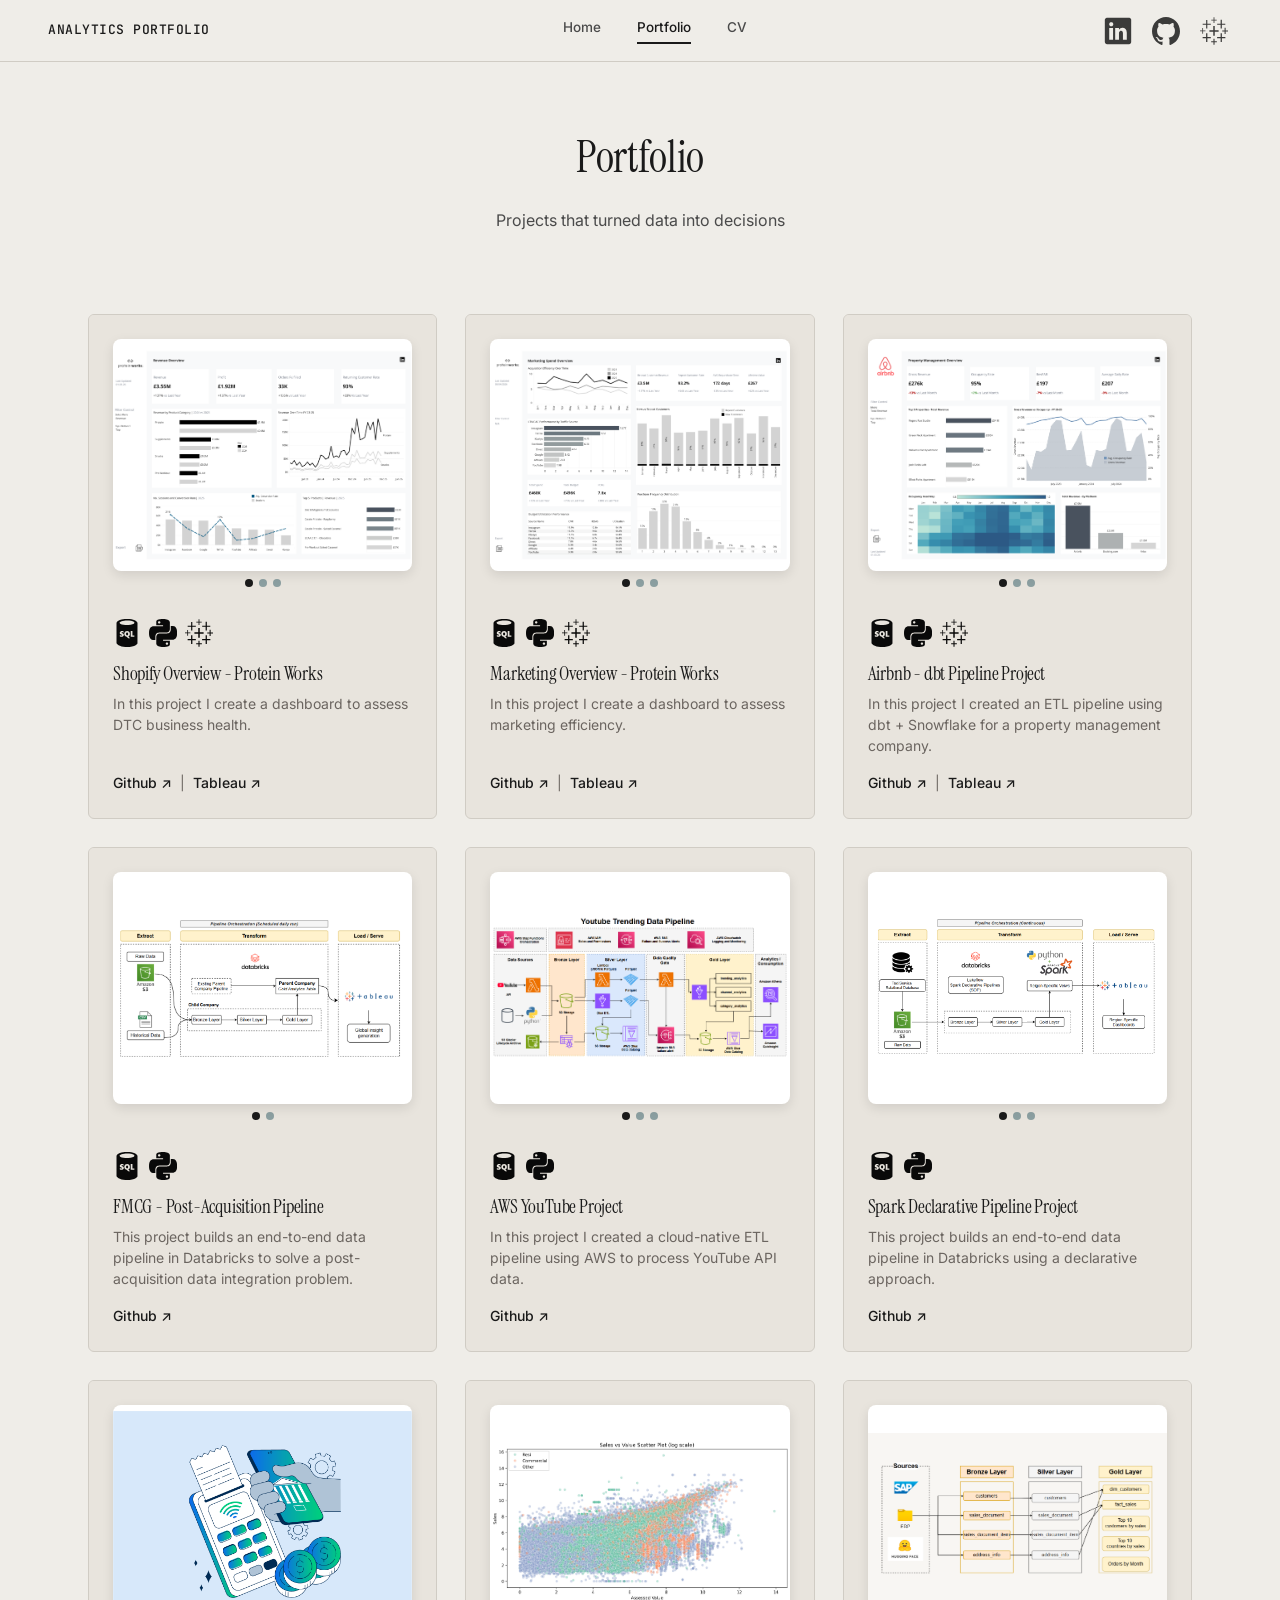
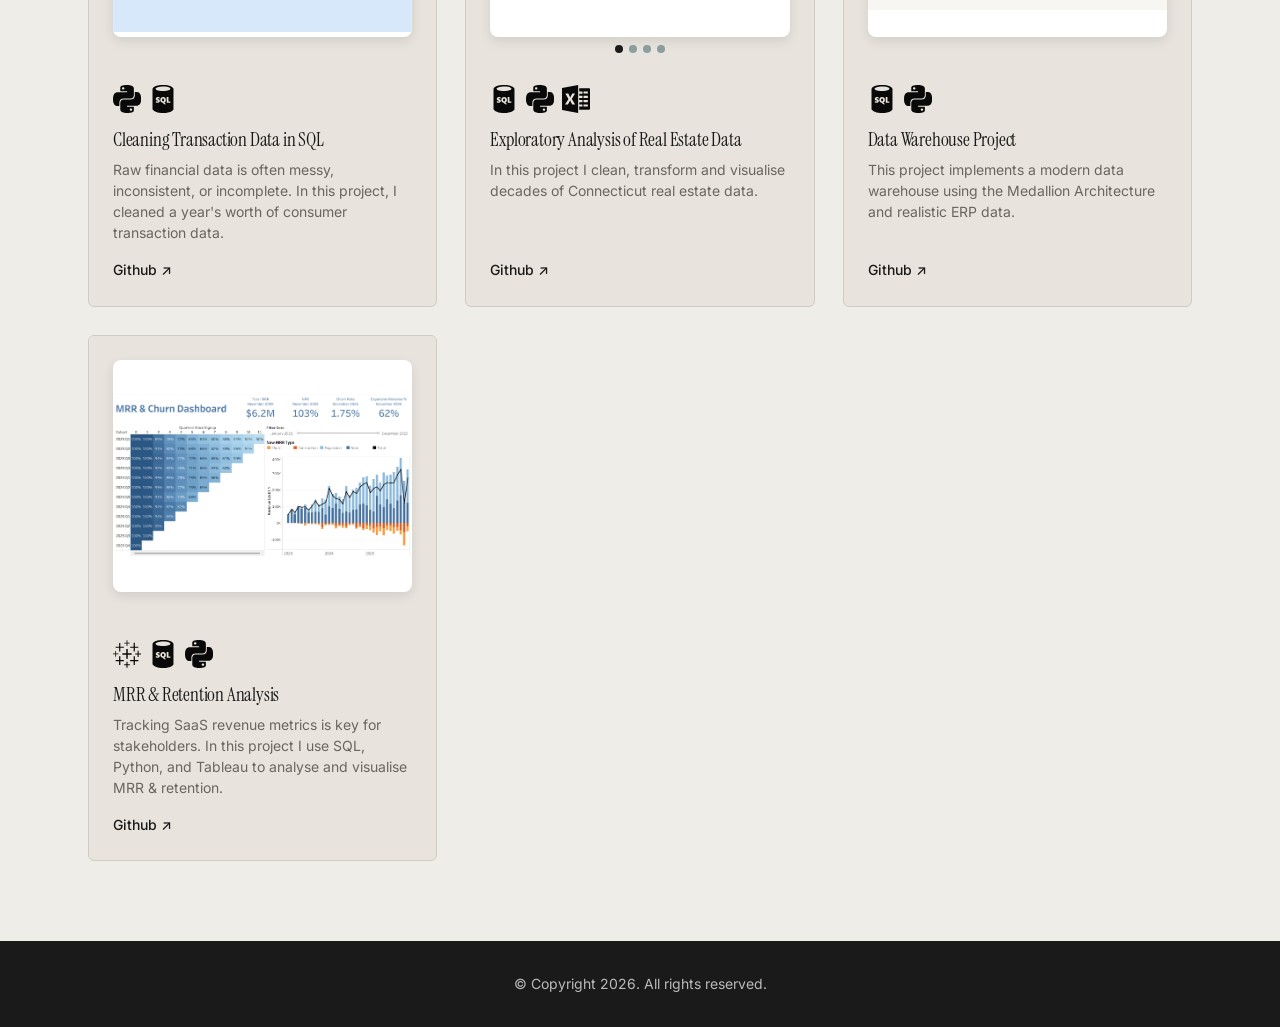
<file: portfolio.html>
<!DOCTYPE html>
<html lang="en">
<head>
    <!-- Google tag (gtag.js) - Dev -->
    <script async src="https://www.googletagmanager.com/gtag/js?id=G-F4G6LH6RDJ"></script>
    <script>
      window.dataLayer = window.dataLayer || [];
      function gtag(){dataLayer.push(arguments);}
      gtag('js', new Date());

      gtag('config', 'G-F4G6LH6RDJ');
    </script>

    <meta charset="UTF-8">
    <meta name="viewport" content="width=device-width, initial-scale=1.0">

    <!-- SEO: Title & Description -->
    <title>Geoffrey Rwamakuba - Portfolio</title>
    <meta name="description" content="Data portfolio.">

    <!-- SEO: Open Graph (LinkedIn/Facebook) -->
    <meta property="og:title" content="Portfolio | Geoffrey Rwamakuba">
    <meta property="og:description" content="Data engineering and analytics projects by Geoffrey Rwamakuba.">
    <meta property="og:image" content="assets/images/og-image.png">
    <meta property="og:type" content="website">

    <!-- SEO: Twitter Card -->
    <meta name="twitter:card" content="summary_large_image">
    <meta name="twitter:title" content="Portfolio | Geoffrey Rwamakuba">
    <meta name="twitter:description" content="Data portfolio.">
    <meta name="twitter:image" content="assets/images/og-image.png">

    <!-- Favicon -->
    <link rel="icon" type="image/png" href="">
    <link rel="apple-touch-icon" href="">

    <!-- Fonts & Styles -->
    <link rel="preconnect" href="https://fonts.googleapis.com">
    <link rel="preconnect" href="https://fonts.gstatic.com" crossorigin>
    <link href="https://fonts.googleapis.com/css2?family=Inter:wght@400;500;600;700&display=swap" rel="stylesheet">
    <!-- Amanimulira-style display serif + mono (feature/new-website) — must match index.html -->
    <link href="https://fonts.googleapis.com/css2?family=Instrument+Serif:ital@0;1&family=JetBrains+Mono:wght@400;500&display=swap" rel="stylesheet">
    <link rel="stylesheet" href="styles.css">
</head>
<body>
    <!-- Skip to main content (accessibility) -->
    <a href="#main" class="skip-link">Skip to content</a>

    <!-- Page Container -->
    <div class="page-container">

        <!-- NAVIGATION -->
        <nav class="nav">
            <div class="nav-container">
                <a href="index.html" class="nav-logo">
                    <!-- <img src="assets/brand/logo.svg" alt="Logo" class="nav-logo-icon"> -->
                    <span class="nav-logo-text">Analytics Portfolio</span>
                </a>
                <!-- Hamburger button (hidden on desktop, shown on mobile) -->
                <button class="nav-hamburger" id="navHamburger" aria-label="Toggle menu" aria-expanded="false">
                    <span class="hamburger-line"></span>
                    <span class="hamburger-line"></span>
                    <span class="hamburger-line"></span>
                </button>
                <div class="nav-links">
                    <a href="index.html" class="nav-link">Home</a>
                    <a href="portfolio.html" class="nav-link active">Portfolio</a>
                    <!-- <a href="index.html#testimonials" class="nav-link">Testimonials</a>
                    <a href="resources.html" class="nav-link">Resources</a> -->
                    <!-- Contact removed with the Get In Touch section (feature/new-website) -->
                    <a href="assets/docs/cv.pdf" class="nav-link" target="_blank" rel="noopener noreferrer">CV</a>
                </div>
                <div class="nav-social">
                    <a href="https://www.linkedin.com/in/geoffrey-rwamakuba-0442b8241/" class="social-icon" target="_blank" rel="noopener noreferrer" aria-label="LinkedIn">
                        <img src="assets/icons/social/original/linkedin.svg" alt="LinkedIn">
                    </a>
                    <a href="https://github.com/geoffreyrwamakuba-rgb" class="social-icon" target="_blank" rel="noopener noreferrer" aria-label="GitHub">
                        <img src="assets/icons/social/original/github.svg" alt="GitHub">
                    </a>
                    <a href="https://public.tableau.com/app/profile/geoffrey.rwamakuba/vizzes" class="social-icon" target="_blank" rel="noopener noreferrer" aria-label="Tableau Public">
                        <img src="assets/icons/social/original/tableau.svg" alt="Tableau Public">
                    </a>
                </div>
            </div>
        </nav>

        <!-- PAGE HEADER -->
        <section class="page-header" id="main">
            <h1 class="page-title">Portfolio</h1>
            <p class="page-subtitle">Projects that turned data into decisions</p>
        </section>

        <!-- FILTERS -->
        <!-- <section class="filters-section">
            <div class="filters-container">
                <div class="filter-group">
                    <select class="filter-select" id="industryFilter" onchange="filterProjects()">
                        <option value="all">All Industries</option>
                    </select>
                </div>
                <div class="filter-group">
                    <select class="filter-select" id="categoryFilter" onchange="filterProjects()">
                        <option value="all">All Categories</option>
                    </select>
                </div>
                <div class="filter-group">
                    <select class="filter-select" id="projectTypeFilter" onchange="filterProjects()">
                        <option value="all">All Project Types</option>
                    </select>
                </div>
                <button class="reset-btn" onclick="resetFilters()">Reset</button>
            </div>
        </section> -->

        <!-- PORTFOLIO GRID -->
        <section class="portfolio-grid-section">
            <div class="portfolio-grid" id="portfolioGrid">
                <!-- Projects loaded dynamically from data/portfolio.json -->
            </div>
        </section>

        <!-- FOOTER -->
        <footer class="footer">
            <div class="footer-container">
                <p class="footer-copyright"><span class="copyright-main">&copy; Copyright 2026.</span> <span class="copyright-rights">All rights reserved.</span></p>
            </div>
        </footer>

    </div>

    <!-- Lightbox Overlay -->
    <div class="lightbox-overlay" id="lightbox" onclick="closeLightbox()">
        <span class="lightbox-close">&times;</span>
        <div class="lightbox-content" onclick="event.stopPropagation()">
            Full-size dashboard preview
        </div>
    </div>

    <script>
        // =========================================
        // MOBILE NAVIGATION TOGGLE
        // =========================================
        const navHamburger = document.getElementById('navHamburger');
        const navElement = document.querySelector('.nav');

        navHamburger.addEventListener('click', function() {
            navHamburger.classList.toggle('active');
            navElement.classList.toggle('nav-open');
            const isExpanded = navHamburger.classList.contains('active');
            navHamburger.setAttribute('aria-expanded', isExpanded);
        });

        document.querySelectorAll('.nav-link').forEach(link => {
            link.addEventListener('click', function() {
                navHamburger.classList.remove('active');
                navElement.classList.remove('nav-open');
                navHamburger.setAttribute('aria-expanded', 'false');
            });
        });

        // =========================================
        // LOAD PORTFOLIO FROM JSON
        // =========================================

        function loadPortfolio() {
            fetch('data/portfolio.json')
                .then(response => response.json())
                .then(projects => renderPortfolio(projects))
                .catch(error => console.error('Error loading portfolio:', error));
        }

        function renderPortfolio(projects) {
            const grid = document.getElementById('portfolioGrid');
            grid.innerHTML = projects.map(project => createProjectCard(project)).join('');
            filterProjects(); // Initialize filters after render
        }

        function createProjectCard(project) {
            const isMultiImage = project.images.length > 1;

            // Build tools HTML
            const toolsHTML = project.tools.map(tool =>
                `<div class="portfolio-tool-icon"><img src="assets/icons/tools/teal/${tool}.svg" alt="${tool}"></div>`
            ).join('');

            // Build links HTML
            const linksHTML = Object.entries(project.links).map(([type, url], i, arr) => {
                const separator = i < arr.length - 1 ? '<span class="link-separator">|</span>' : '';
                const label = type.charAt(0).toUpperCase() + type.slice(1);
                return `<a href="${url}" target="_blank" rel="noopener noreferrer">${label} ↗</a>${separator}`;
            }).join('');

            // Build screenshot HTML (single vs multi-image)
            let screenshotHTML;
            if (isMultiImage) {
                screenshotHTML = `
                    <div class="carousel-images" data-images='${JSON.stringify(project.images)}'>
                        ${project.images.map((img, i) => `<img src="${img}" alt="${project.title}" class="${i === 0 ? 'active' : ''}">`).join('')}
                    </div>
                    <button class="carousel-arrow-left" onclick="event.stopPropagation(); carouselPrev(this)">&#8249;</button>
                    <button class="carousel-arrow-right" onclick="event.stopPropagation(); carouselNext(this)">&#8250;</button>
                    <div class="portfolio-dots">
                        ${project.images.map((_, i) => `<span class="portfolio-dot${i === 0 ? ' active' : ''}" data-index="${i}"></span>`).join('')}
                    </div>
                `;
            } else {
                screenshotHTML = `<img src="${project.images[0]}" alt="${project.title}">`;
            }

            return `
                <div class="portfolio-card" data-industry="${project.industry}" data-category="${project.category}" data-project-type="${project.projectType}">
                    <div class="portfolio-screenshot${project.isMobile ? ' mobile-screenshot' : ''}" onclick="openLightbox(this)">
                        ${screenshotHTML}
                        <span class="expand-icon">&#x2922;</span>
                    </div>
                    <div class="portfolio-card-content">
                        <div class="portfolio-tools">${toolsHTML}</div>
                        <h3 class="portfolio-card-title">${project.title}</h3>
                        <p class="portfolio-card-description">${project.description}</p>
                        <div class="portfolio-links">${linksHTML}</div>
                    </div>
                </div>
            `;
        }

        // =========================================
        // PORTFOLIO IMAGE CAROUSEL
        // =========================================

        // Event delegation for dynamically created dots
        document.getElementById('portfolioGrid').addEventListener('click', function(e) {
            if (e.target.classList.contains('portfolio-dot')) {
                e.stopPropagation();
                const container = e.target.closest('.portfolio-screenshot');
                const index = parseInt(e.target.dataset.index);
                switchCardImage(container, index);
            }
        });

        function switchCardImage(container, index) {
            const images = container.querySelectorAll('.carousel-images img');
            const dots = container.querySelectorAll('.portfolio-dot');

            images.forEach((img, i) => {
                img.classList.toggle('active', i === index);
            });
            dots.forEach((dot, i) => {
                dot.classList.toggle('active', i === index);
            });
        }

        // Arrow navigation for card carousel
        function carouselPrev(button) {
            const container = button.closest('.portfolio-screenshot');
            const images = container.querySelectorAll('.carousel-images img');
            const currentIndex = Array.from(images).findIndex(img => img.classList.contains('active'));
            const newIndex = currentIndex === 0 ? images.length - 1 : currentIndex - 1;
            switchCardImage(container, newIndex);
        }

        function carouselNext(button) {
            const container = button.closest('.portfolio-screenshot');
            const images = container.querySelectorAll('.carousel-images img');
            const currentIndex = Array.from(images).findIndex(img => img.classList.contains('active'));
            const newIndex = currentIndex === images.length - 1 ? 0 : currentIndex + 1;
            switchCardImage(container, newIndex);
        }

        // =========================================
        // MOBILE SWIPE GESTURES FOR MULTI-IMAGE CARDS
        // =========================================
        let touchStartX = 0;
        let touchEndX = 0;

        document.getElementById('portfolioGrid').addEventListener('touchstart', function(e) {
            const carouselImages = e.target.closest('.carousel-images');
            if (carouselImages) {
                touchStartX = e.changedTouches[0].screenX;
            }
        }, { passive: true });

        document.getElementById('portfolioGrid').addEventListener('touchend', function(e) {
            const carouselImages = e.target.closest('.carousel-images');
            if (carouselImages) {
                touchEndX = e.changedTouches[0].screenX;
                handleSwipe(carouselImages.closest('.portfolio-screenshot'));
            }
        }, { passive: true });

        function handleSwipe(container) {
            const swipeThreshold = 50;
            const diff = touchStartX - touchEndX;

            if (Math.abs(diff) > swipeThreshold) {
                const images = container.querySelectorAll('.carousel-images img');
                const currentIndex = Array.from(images).findIndex(img => img.classList.contains('active'));

                if (diff > 0) {
                    // Swipe left = next image
                    const newIndex = currentIndex === images.length - 1 ? 0 : currentIndex + 1;
                    switchCardImage(container, newIndex);
                } else {
                    // Swipe right = previous image
                    const newIndex = currentIndex === 0 ? images.length - 1 : currentIndex - 1;
                    switchCardImage(container, newIndex);
                }
            }
        }

        // =========================================
        // LIGHTBOX (with multi-image support)
        // =========================================
        let currentLightboxImages = [];
        let currentLightboxIndex = 0;

        function openLightbox(element) {
            const carouselImages = element.querySelector('.carousel-images');
            const lightboxContent = document.querySelector('.lightbox-content');

            if (carouselImages) {
                // Multi-image: get all images
                currentLightboxImages = JSON.parse(carouselImages.dataset.images);
                currentLightboxIndex = Array.from(carouselImages.querySelectorAll('img')).findIndex(img => img.classList.contains('active'));

                renderLightboxWithDots(lightboxContent);
            } else {
                // Single image
                const img = element.querySelector('img');
                currentLightboxImages = [img.src];
                currentLightboxIndex = 0;
                lightboxContent.innerHTML = `<img src="${img.src}" alt="${img.alt}">`;
            }

            document.getElementById('lightbox').classList.add('active');
            document.body.style.overflow = 'hidden';
        }

        function renderLightboxWithDots(lightboxContent) {
            const hasMultiple = currentLightboxImages.length > 1;

            const arrowsHTML = hasMultiple
                ? `<button class="lightbox-arrow-left" onclick="lightboxPrev()">&#8249;</button>
                   <button class="lightbox-arrow-right" onclick="lightboxNext()">&#8250;</button>`
                : '';

            const dotsHTML = hasMultiple
                ? `<div class="lightbox-dots">${currentLightboxImages.map((_, i) =>
                    `<span class="lightbox-dot${i === currentLightboxIndex ? ' active' : ''}" onclick="switchLightboxImage(${i})"></span>`
                  ).join('')}</div>`
                : '';

            lightboxContent.innerHTML = `
                ${arrowsHTML}
                <img src="${currentLightboxImages[currentLightboxIndex]}" alt="Portfolio image">
                ${dotsHTML}
            `;
        }

        function switchLightboxImage(index) {
            currentLightboxIndex = index;
            renderLightboxWithDots(document.querySelector('.lightbox-content'));
        }

        function lightboxPrev() {
            currentLightboxIndex = currentLightboxIndex === 0 ? currentLightboxImages.length - 1 : currentLightboxIndex - 1;
            renderLightboxWithDots(document.querySelector('.lightbox-content'));
        }

        function lightboxNext() {
            currentLightboxIndex = currentLightboxIndex === currentLightboxImages.length - 1 ? 0 : currentLightboxIndex + 1;
            renderLightboxWithDots(document.querySelector('.lightbox-content'));
        }

        function closeLightbox() {
            document.getElementById('lightbox').classList.remove('active');
            document.body.style.overflow = '';
        }

        document.addEventListener('keydown', function(e) {
            if (e.key === 'Escape') closeLightbox();
            // Arrow key navigation for lightbox
            if (document.getElementById('lightbox').classList.contains('active') && currentLightboxImages.length > 1) {
                if (e.key === 'ArrowLeft') lightboxPrev();
                if (e.key === 'ArrowRight') lightboxNext();
            }
        });

        // =========================================
        // FILTER FUNCTIONALITY (Cascading)
        // =========================================

        // Label mappings for display
        const labelMaps = {
            industry: {
                'e-commerce': 'E-Commerce',
                'digital-marketing': 'Digital Marketing',
                'logistics': 'Logistics',
                'finance': 'Finance',
                'sports': 'Sports',
                'aviation': 'Aviation'
            },
            category: {
                'visualisation': 'Data Visualisation',
                'analytics-engineering': 'Analytics Engineering'
            },
            projectType: {
                'business-dashboard': 'Business Dashboard',
                'makeover': 'Makeover',
                'data-pipeline': 'Data Pipeline'
            }
        };

        // Get all unique values from cards
        function getCardData() {
            const cards = document.querySelectorAll('.portfolio-card');
            return Array.from(cards).map(card => ({
                element: card,
                industry: card.dataset.industry,
                category: card.dataset.category,
                projectType: card.dataset.projectType
            }));
        }

        // Get filtered cards based on current selections
        function getFilteredCards(excludeFilter = null) {
            const industryFilter = document.getElementById('industryFilter').value;
            const categoryFilter = document.getElementById('categoryFilter').value;
            const projectTypeFilter = document.getElementById('projectTypeFilter').value;

            const allCards = getCardData();

            return allCards.filter(card => {
                const matchesIndustry = excludeFilter === 'industry' || industryFilter === 'all' || card.industry.split(' ').includes(industryFilter);
                const matchesCategory = excludeFilter === 'category' || categoryFilter === 'all' || card.category === categoryFilter;
                const matchesProjectType = excludeFilter === 'projectType' || projectTypeFilter === 'all' || card.projectType === projectTypeFilter;
                return matchesIndustry && matchesCategory && matchesProjectType;
            });
        }

        // Update dropdown options based on available data
        function updateDropdownOptions(selectId, availableValues, labelMap, currentValue) {
            const select = document.getElementById(selectId);
            const allOption = select.options[0]; // Keep "All X" option

            // Clear all options except first
            while (select.options.length > 1) {
                select.remove(1);
            }

            // Add available options
            const uniqueValues = [...new Set(availableValues)].sort();
            uniqueValues.forEach(value => {
                const option = document.createElement('option');
                option.value = value;
                option.textContent = labelMap[value] || value;
                select.appendChild(option);
            });

            // Restore selection if still valid
            if (currentValue !== 'all' && uniqueValues.includes(currentValue)) {
                select.value = currentValue;
            } else if (currentValue !== 'all') {
                select.value = 'all';
            }
        }

        // Update all filter dropdowns
        function updateFilterOptions() {
            const industryValue = document.getElementById('industryFilter').value;
            const categoryValue = document.getElementById('categoryFilter').value;
            const projectTypeValue = document.getElementById('projectTypeFilter').value;

            // Get cards that match other filters (excluding current filter)
            const cardsForIndustry = getFilteredCards('industry');
            const cardsForCategory = getFilteredCards('category');
            const cardsForProjectType = getFilteredCards('projectType');

            // Update each dropdown with available options
            // Split industry values to show each tag separately
            updateDropdownOptions(
                'industryFilter',
                cardsForIndustry.flatMap(c => c.industry.split(' ')),
                labelMaps.industry,
                industryValue
            );

            updateDropdownOptions(
                'categoryFilter',
                cardsForCategory.map(c => c.category),
                labelMaps.category,
                categoryValue
            );

            updateDropdownOptions(
                'projectTypeFilter',
                cardsForProjectType.map(c => c.projectType),
                labelMaps.projectType,
                projectTypeValue
            );
        }

        // Main filter function
        function filterProjects() {
            const industryFilter = document.getElementById('industryFilter').value;
            const categoryFilter = document.getElementById('categoryFilter').value;
            const projectTypeFilter = document.getElementById('projectTypeFilter').value;

            const cards = document.querySelectorAll('.portfolio-card');
            let visibleCount = 0;

            cards.forEach(card => {
                const industry = card.dataset.industry;
                const category = card.dataset.category;
                const projectType = card.dataset.projectType;

                const matchesIndustry = industryFilter === 'all' || industry.split(' ').includes(industryFilter);
                const matchesCategory = categoryFilter === 'all' || category === categoryFilter;
                const matchesProjectType = projectTypeFilter === 'all' || projectType === projectTypeFilter;

                if (matchesIndustry && matchesCategory && matchesProjectType) {
                    card.style.display = 'block';
                    visibleCount++;
                } else {
                    card.style.display = 'none';
                }
            });

            // Update dropdown options based on filtered results
            updateFilterOptions();

            // Show "no results" message if needed
            const grid = document.getElementById('portfolioGrid');
            let noResults = grid.querySelector('.no-results');

            if (visibleCount === 0) {
                if (!noResults) {
                    noResults = document.createElement('div');
                    noResults.className = 'no-results';
                    noResults.textContent = 'No projects match the selected filters.';
                    grid.appendChild(noResults);
                }
            } else if (noResults) {
                noResults.remove();
            }
        }

        // Reset all filters
        function resetFilters() {
            document.getElementById('industryFilter').value = 'all';
            document.getElementById('categoryFilter').value = 'all';
            document.getElementById('projectTypeFilter').value = 'all';
            filterProjects();
        }

        // Initialize portfolio on page load
        document.addEventListener('DOMContentLoaded', function() {
            loadPortfolio();
        });
    </script>
</body>
</html>
</file>
<file: styles.css>
/* ===========================================
   CSS VARIABLES (Design System)
   =========================================== */
:root {
    --white: #FFFFFF;
/* #FFFFFF */
/* #0e0807 */
/* #f8f6f3 */


    /* Backgrounds */
    --white-smoke: #FFFFFF;
    --hero-mint: #FFFFFF;
    --frozen-water: #f0ede9; /* subtle hover bg */

    /* Primary colour (replacing teal) */
    --dark-teal: #06192d;
;
    --dark-teal-hover: #0a2d51; /* slightly lighter for hover */

    /* Text */
    --text-primary: #06192d;
    --text-muted: #6b6463;

    /* Borders */
    --border-light: #e8e3df;
}

/* ===========================================
   RESET & BASE
   =========================================== */
* {
    margin: 0;
    padding: 0;
    box-sizing: border-box;
}

body {
    font-family: 'Inter', -apple-system, BlinkMacSystemFont, sans-serif;
    background: var(--white-smoke);
    color: var(--text-primary);
    line-height: 1.6;
    min-height: 100vh;
}

/* ===========================================
   SKIP LINK (Accessibility)
   =========================================== */
.skip-link {
    position: absolute;
    top: -100px;
    left: 0;
    background: var(--dark-teal);
    color: var(--white);
    padding: 8px 16px;
    z-index: 10000;
    text-decoration: none;
    font-weight: 500;
    border-radius: 0 0 4px 0;
    transition: top 0.2s ease;
}

.skip-link:focus {
    top: 0;
    outline: 2px solid var(--white);
    outline-offset: 2px;
}

/* ===========================================
   DEV CONTROLS (Draggable Toggle Panel)
   HIDDEN - Change display to 'flex' to show again
   =========================================== */
.dev-controls {
    display: none; /* Change to 'flex' to show again */
    position: fixed;
    bottom: 12px;
    right: 12px;
    z-index: 9999;
    background: rgba(0,0,0,0.85);
    padding: 10px 14px;
    border-radius: 8px;
    gap: 16px;
    align-items: center;
    backdrop-filter: blur(10px);
    cursor: move;
    user-select: none;
}

.dev-controls:active {
    cursor: grabbing;
}

.dev-controls .drag-handle {
    color: rgba(255,255,255,0.3);
    font-size: 14px;
    margin-right: 4px;
    cursor: grab;
}

.dev-controls .control-group {
    display: flex;
    gap: 8px;
    align-items: center;
}

.dev-controls .control-label {
    color: rgba(255,255,255,0.6);
    font-size: 10px;
    text-transform: uppercase;
    letter-spacing: 1px;
}

.dev-btn {
    background: rgba(255,255,255,0.1);
    color: white;
    border: none;
    padding: 6px 12px;
    border-radius: 4px;
    font-size: 11px;
    cursor: pointer;
    transition: background 0.2s;
}

.dev-btn:hover {
    background: rgba(255,255,255,0.2);
}

.dev-btn.active {
    background: #7c3aed;
}

/* Hidden cards when in 3-card mode */
.portfolio-card.hidden-card {
    display: none !important;
}

/* Hidden testimonial cards when in 3-card mode */
.testimonial-card-full.hidden-card {
    display: none !important;
}

/* Center track when all cards fit */
.carousel-track.centered {
    justify-content: center;
}

/* ===========================================
   PAGE CONTAINER (Seamless - no visible edge)
   =========================================== */
.page-container {
    max-width: 1440px;
    width: 100%;
    margin: 0 auto;
    background: #ffffff;
    min-height: 100vh;
    display: flex;
    flex-direction: column;
    transition: max-width 0.3s ease;
}

.page-container.width-1200 {
    max-width: 1200px;
}

.page-container.width-1440 {
    max-width: 1440px;
}

/* ===========================================
   SECTION 1: NAVIGATION
   =========================================== */
.nav {
    position: sticky;
    top: 0;
    z-index: 1000;
    background: var(--white);
    height: 72px;
    display: flex;
    align-items: center;
    padding: 0 48px;
    box-shadow: 0 2px 8px rgba(0, 0, 0, 0.06);
}

.nav-container {
    width: 100%;
    display: flex;
    align-items: center;
    justify-content: space-between;
}

.nav-logo {
    display: flex;
    align-items: center;
    gap: 16px;
    text-decoration: none;
}

.nav-logo-icon {
    height: 32px;
    width: auto;
}

.nav-logo-text {
    font-size: 16px;
    font-weight: 600;
    color: var(--dark-teal);
}

.nav-links {
    display: flex;
    gap: 36px;
}

.nav-link {
    color: var(--text-primary);
    text-decoration: none;
    font-size: 15px;
    font-weight: 500;
    transition: color 0.2s;
}

.nav-link:hover {
    color: var(--dark-teal-hover);
}

.nav-link.active {
    color: var(--dark-teal);
    border-bottom: 2px solid var(--dark-teal);
    padding-bottom: 4px;
}

.nav-social {
    display: flex;
    gap: 12px;
}

.social-icon {
    width: 36px;
    height: 36px;
    background: transparent;
    border-radius: 8px;
    border: none;
    display: flex;
    align-items: center;
    justify-content: center;
    text-decoration: none;
    transition: opacity 0.2s;
}

.social-icon img {
    width: 28px;
    height: 28px;
    object-fit: contain;
}

.social-icon:hover {
    opacity: 0.7;
}

/* ===========================================
   SECTION 2: HERO (Flexible proportions)
   =========================================== */
.hero {
    padding: 16px 48px 64px;
    background: var(--hero-mint);
}

.hero-container {
    display: flex;
    gap: 48px;
    margin: 0 auto;
}

/* Hide mobile intro on desktop */
.hero-intro {
    display: none;
}

.hero-left {
    flex: 1;
    min-width: 380px;
    max-width: 100%;
    display: flex;
    flex-direction: column;
    justify-content: center;
}

.hero-right {
    flex: 1;
    display: flex;
    align-items: center;
    justify-content: flex-end;
}

.hero-trust-badge {
    font-size: 14px;
    font-weight: 600;
    color: var(--text-muted);
    margin-bottom: 16px;
    text-transform: uppercase;
    letter-spacing: 1px;
}

.hero-headline {
    font-size: 42px;
    font-weight: 700;
    line-height: 1.2;
    color: var(--text-primary);
    margin-bottom: 20px;
}

.hero-subheadline {
    font-size: 18px;
    line-height: 1.6;
    color: var(--text-muted);
    margin-bottom: 28px;
}

/* Toolstack */
.toolstack {
    display: flex;
    align-items: center;
    margin-bottom: 24px;
}

.toolstack-icons {
    display: flex;
    gap: 16px;
}

.tool-icon {
    width: 32px;
    height: 32px;
    background: transparent;
    border-radius: 6px;
    border: none;
    display: flex;
    align-items: center;
    justify-content: center;
}

.tool-icon img {
    width: 100%;
    height: 100%;
}

.cta-row {
    display: flex;
    gap: 12px;
    margin-bottom: 16px;
}

.cta-primary {
    display: inline-block;
    background: var(--dark-teal);
    color: var(--white);
    padding: 18px 40px;
    border-radius: 8px;
    font-size: 16px;
    font-weight: 700;
    text-decoration: none;
    transition: background 0.2s;
}

.cta-primary:hover {
    background: var(--dark-teal-hover);
}

.cta-secondary {
    display: inline-block;
    background: var(--white);
    border: 2px solid var(--dark-teal);
    color: var(--dark-teal);
    padding: 16px 38px;
    border-radius: 8px;
    font-size: 16px;
    font-weight: 700;
    text-decoration: none;
    transition: all 0.2s;
}

.cta-secondary:hover {
    background: var(--frozen-water);
}

.hero-fud {
    color: var(--text-muted);
    font-size: 14px;
    font-weight: 600;
}

.hero-image {
    padding-top: 40px;      
    text-align: center;     
    flex: 1; 
    max-width: 650px;
    aspect-ratio: 637 / 530;
    border-radius: 12px;
    overflow: hidden;
    transform: translateY(-50px);
    
    /* ADD THESE TO CENTER THE IMAGE WITHIN THE BOX */
    display: flex;
    align-items: center;
    justify-content: center;
}

.hero-image img {
    /* REDUCE THIS PERCENTAGE TO "ZOOM OUT" MORE */
    width: 70%;             
    height: auto;
    display: block;
    border-radius: 8px; /* Optional: adds a slight curve to the image itself */
}

/* Social Proof Bar */
.social-proof-bar {
    padding: 48px 90px;
    text-align: center;
    background: var(--white);
}

.social-proof-label {
    color: var(--text-muted);
    font-size: 14px;
    font-weight: 600;
    text-transform: uppercase;
    letter-spacing: 1.5px;
    margin-bottom: 24px;
}

.logos-row {
    display: flex;
    align-items: center;
    justify-content: center;
    gap: 48px;
}

.logo-item {
    width: 200px;
    height: 80px;
    background: transparent;
    border-radius: 8px;
    border: none;
    display: flex;
    align-items: center;
    justify-content: center;
    color: var(--text-muted);
    font-size: 13px;
    font-weight: 500;
    padding: 12px;
}

.logo-item img {
    max-width: 100%;
    max-height: 100%;
    object-fit: contain;
}

/* Hide duplicate logos on desktop (only needed for mobile marquee) */
.logo-item.logo-duplicate {
    display: none;
}

/* Individual logo alignment fixes for consistent baseline */
.logo-item:nth-child(4) img {
    /* Viasat - wave graphic sits high, text below, needs significant upward shift */
    transform: translateY(-8px);
}

/* ===========================================
   SECTION 3: PAIN POINT + SERVICES
   =========================================== */
.pain-header {
    text-align: center;
    padding: 80px 90px 60px;
    background: var(--white-smoke);
}

.pain-headline {
    font-size: 40px;
    font-weight: 700;
    color: var(--text-primary);
    line-height: 1.3;
    margin-bottom: 20px;
    max-width: 700px;
    margin-left: auto;
    margin-right: auto;
}

.pain-subtext {
    font-size: 16px;
    color: var(--text-muted);
    max-width: 600px;
    margin: 0 auto 32px;
    line-height: 1.6;
}

.pain-cta {
    display: inline-block;
    background: var(--dark-teal);
    color: var(--white);
    padding: 16px 32px;
    border-radius: 8px;
    font-size: 15px;
    font-weight: 600;
    text-decoration: none;
    transition: background 0.2s;
}

.pain-cta:hover {
    background: var(--dark-teal-hover);
}

/* Service Blocks - Zig Zag */
.service-block {
    display: flex;
    gap: 60px;
    padding: 10px 10px;
    align-items: center;
}

.service-block.reverse {
    flex-direction: row-reverse;
}

.service-block-image {
    flex: 1;
    min-width: 45%;
}

.service-image-placeholder {
    width: 100%;
    height:400px;
    background: var(--white-smoke);
    border-radius: 12px;
    display: flex;
    align-items: center;
    justify-content: center;
    color: var(--text-muted);
    font-size: 14px;
    font-weight: 500;
}
/* 
.service-image {
    width: 100%;
    height: auto;
    border-radius: 12px;
    object-fit: cover;
} */

.service-image {
    width: 50%;
    max-height: 225px;   /* 👈 controls size */
    object-fit: cover;   /* keeps it looking clean */
    border-radius: 12px;
}

.service-block-content {
    flex: 1;
    min-width: 45%;
}

.service-label {
    font-size: 11px;
    font-weight: 600;
    color: var(--dark-teal);
    text-transform: uppercase;
    letter-spacing: 1.5px;
    margin-bottom: 12px;
}

.service-title {
    font-size: 32px;
    font-weight: 700;
    color: var(--text-primary);
    line-height: 1.3;
    margin-bottom: 16px;
}

.service-description {
    font-size: 16px;
    color: var(--text-muted);
    line-height: 1.6;
    margin-bottom: 24px;
}

.service-cta {
    display: inline-block;
    background: var(--dark-teal);
    color: var(--white);
    padding: 14px 28px;
    border-radius: 8px;
    font-size: 14px;
    font-weight: 600;
    text-decoration: none;
    margin-bottom: 32px;
    transition: background 0.2s;
}

.service-cta:hover {
    background: var(--dark-teal-hover);
}

/* Testimonial Card (embedded in service block) */
.testimonial-card {
    background: var(--white);
    border: 1px solid var(--border-light);
    border-radius: 12px;
    padding: 24px;
    box-shadow: 0 4px 16px rgba(0,55,71,0.12);
}

.testimonial-quote {
    font-size: 15px;
    color: var(--text-primary);
    line-height: 1.6;
    margin-bottom: 20px;
    font-style: italic;
}

.testimonial-author {
    display: flex;
    align-items: center;
    gap: 12px;
}

.testimonial-avatar {
    width: 48px;
    height: 48px;
    background: var(--frozen-water);
    border-radius: 50%;
    display: flex;
    align-items: center;
    justify-content: center;
    font-size: 11px;
    color: var(--dark-teal);
}

.testimonial-info {
    display: flex;
    flex-direction: column;
}

.testimonial-name {
    font-size: 14px;
    font-weight: 600;
    color: var(--text-primary);
}

.testimonial-role {
    font-size: 13px;
    color: var(--text-muted);
}

/* ===========================================
   SECTION 5: TESTIMONIALS CAROUSEL
   =========================================== */
.testimonials-section {
    padding: 48px 90px 80px;
    background: var(--white-smoke);
    display: flex;
    flex-direction: column;
    align-items: center;
    scroll-margin-top: 72px;
}

.testimonials-section .carousel-wrapper {
    margin-bottom: 0;
    margin-top: 80px;
}

.testimonials-section .testimonials-header {
    margin-bottom: 24px;
}

.testimonials-header {
    text-align: center;
    margin-bottom: 48px;
    width: 100%;
}

.testimonials-title {
    font-size: 44px;
    font-weight: 600;
    color: var(--text-primary);
    margin-bottom: 16px;
    line-height: 1.2;
}

.testimonials-subtitle {
    font-size: 18px;
    color: var(--text-muted);
    max-width: 600px;
    margin: 0 auto;
}

/* Testimonial Card */
.testimonial-card-full {
    flex: 0 0 350px;
    background: var(--white);
    border: 1px solid var(--border-light);
    border-radius: 16px;
    overflow: hidden;
    transition: box-shadow 0.2s, transform 0.2s;
}

.testimonial-card-full:hover {
    box-shadow: 0 4px 12px rgba(0,55,71,0.12);
    transform: translateY(-4px);
}

.testimonial-card-header {
    display: flex;
    align-items: center;
    justify-content: space-between;
    padding: 16px 20px;
    background: #E8F3EF;
}

.testimonial-card-header-left {
    display: flex;
    align-items: center;
    gap: 12px;
}

.testimonial-linkedin-icon {
    width: 24px;
    height: 24px;
    fill: var(--dark-teal);
    flex-shrink: 0;
}

.testimonial-card-avatar {
    width: 48px;
    height: 48px;
    background: var(--white);
    border-radius: 50%;
    display: flex;
    align-items: center;
    justify-content: center;
    font-size: 11px;
    color: var(--dark-teal);
    flex-shrink: 0;
    object-fit: cover;
}

.testimonial-card-info {
    display: flex;
    flex-direction: column;
}

.testimonial-card-name {
    font-size: 16px;
    font-weight: 600;
    color: var(--text-primary);
}

.testimonial-card-role {
    font-size: 14px;
    color: var(--text-muted);
}

.testimonial-card-body {
    padding: 24px 20px 28px;
}

.testimonial-card-quote {
    font-size: 15px;
    color: var(--text-primary);
    line-height: 1.6;
    margin-bottom: 16px;
    /* Truncate to ~5 lines */
    display: -webkit-box;
    -webkit-line-clamp: 5;
    -webkit-box-orient: vertical;
    overflow: hidden;
}

.testimonial-read-more {
    display: inline-flex;
    align-items: center;
    gap: 4px;
    color: var(--dark-teal);
    font-size: 14px;
    font-weight: 500;
    text-decoration: none;
    transition: color 0.2s;
}

.testimonial-read-more:hover {
    color: var(--dark-teal-hover);
    text-decoration: underline;
}

/* Testimonial Modal */
.testimonial-modal-overlay {
    display: none;
    position: fixed;
    top: 0;
    left: 0;
    width: 100%;
    height: 100%;
    background: rgba(0, 0, 0, 0.6);
    z-index: 1000;
    justify-content: center;
    align-items: center;
}

.testimonial-modal-overlay.active {
    display: flex;
}

.testimonial-modal {
    background: #fff;
    border-radius: 16px;
    max-width: 600px;
    width: 90%;
    max-height: 80vh;
    overflow-y: auto;
    position: relative;
}

.testimonial-modal-header {
    display: flex;
    align-items: center;
    justify-content: space-between;
    padding: 20px 24px;
    background: var(--frozen-water);
    border-radius: 16px 16px 0 0;
}

.testimonial-modal-close {
    background: none;
    border: none;
    font-size: 24px;
    cursor: pointer;
    color: var(--text-muted);
    padding: 0;
    line-height: 1;
}

.testimonial-modal-close:hover {
    color: var(--text-primary);
}

.testimonial-modal-body {
    padding: 24px;
}

.testimonial-modal-quote {
    font-size: 16px;
    color: var(--text-primary);
    line-height: 1.7;
}

/* ===========================================
   PLACEHOLDER SECTIONS
   =========================================== */
.section {
    padding: 80px 90px;
}

.section-container {
    max-width: 1200px;
    margin: 0 auto;
}

.section-grey {
    background: var(--white-smoke);
}

.section-header {
    text-align: center;
    margin-bottom: 48px;
}

.section-label {
    font-size: 12px;
    font-weight: 600;
    color: var(--dark-teal);
    text-transform: uppercase;
    letter-spacing: 2px;
    margin-bottom: 12px;
}

.section-title {
    font-size: 44px;
    font-weight: 600;
    color: var(--text-primary);
    margin-bottom: 16px;
    line-height: 1.2;
}

.section-subtitle {
    font-size: 18px;
    color: var(--text-muted);
    max-width: 600px;
    margin: 0 auto;
}

/* Placeholder content block */
.placeholder-block {
    background: var(--white-smoke);
    border-radius: 12px;
    padding: 80px;
    text-align: center;
}

.placeholder-block p {
    color: var(--text-muted);
    font-size: 15px;
}

/* Card grid */
.card-grid {
    display: grid;
    grid-template-columns: repeat(3, 1fr);
    gap: 24px;
}

.card {
    background: var(--white);
    border-radius: 12px;
    padding: 32px;
}

.card-image {
    width: 100%;
    height: 180px;
    background: var(--white-smoke);
    border-radius: 8px;
    margin-bottom: 20px;
}

.card-title {
    font-size: 18px;
    font-weight: 600;
    color: var(--text-primary);
    margin-bottom: 8px;
}

.card-text {
    font-size: 14px;
    color: var(--text-muted);
}

/* ===========================================
   SECTION 4: PORTFOLIO (yassinemahboub style)
   =========================================== */
.portfolio-section {
    padding: 80px 90px;
    background: var(--white-smoke);
}

.portfolio-header {
    text-align: center;
    margin-bottom: 48px;
}

.portfolio-label {
    font-size: 12px;
    font-weight: 600;
    color: var(--dark-teal);
    text-transform: uppercase;
    letter-spacing: 2px;
    margin-bottom: 12px;
}

.portfolio-title {
    font-size: 44px;
    font-weight: 600;
    color: var(--text-primary);
    margin-bottom: 16px;
    line-height: 1.2;
}

.portfolio-subtitle {
    font-size: 18px;
    color: var(--text-muted);
    max-width: 600px;
    margin: 0 auto;
}

/* Netflix-style carousel wrapper */
.carousel-wrapper {
    position: relative;
    margin-bottom: 48px;
    margin-left: -20px;   /* Extend left for shadow */
    margin-right: -20px;  /* Extend right for shadow */
    padding: 20px;        /* Space for shadow */
    overflow: hidden;
    width: calc(100% + 40px);  /* Full width + shadow space */
}

.carousel-track {
    display: flex;
    gap: 24px;
    transition: transform 0.4s ease;
    scroll-behavior: smooth;
}

.portfolio-card {
    /* Fixed card width for carousel */
    flex: 0 0 400px;
    width: 400px;
    min-width: 400px;
    max-width: 400px;
    background: var(--white);
    border: 1px solid var(--border-light);
    border-radius: 16px;
    overflow: hidden;
    transition: box-shadow 0.2s, transform 0.2s;
    /* Equal height cards in carousel */
    display: flex;
    flex-direction: column;
}

.portfolio-card:hover {
    box-shadow: 0 4px 12px rgba(0,55,71,0.12);
    transform: translateY(-4px);
}

/* Arrow navigation buttons - circular icons */
.carousel-arrow {
    position: absolute;
    top: 50%;
    transform: translateY(-50%);
    width: 48px;
    height: 48px;
    border-radius: 50%;
    background: var(--white);
    border: 1px solid var(--border-light);
    box-shadow: 0 2px 8px rgba(0,55,71,0.08);
    display: flex;
    align-items: center;
    justify-content: center;
    font-size: 24px;
    color: var(--text-muted);
    cursor: pointer;
    z-index: 20;
    transition: all 0.2s;
    text-decoration: none;
}

.carousel-arrow:hover {
    background: var(--dark-teal);
    color: var(--white);
    border-color: var(--dark-teal);
}

.carousel-arrow.left {
    left: 12px;
}

.carousel-arrow.right {
    right: 12px;
}

.carousel-arrow.hidden {
    opacity: 0;
    pointer-events: none;
}

.portfolio-screenshot {
    width: 100%;
    height: 280px;
    padding: 24px;
    background: var(--hero-mint);
    display: flex;
    align-items: center;
    justify-content: center;
    position: relative;
    cursor: pointer;
}

.portfolio-screenshot img {
    width: 100%;
    height: 100%;
    object-fit: contain;
    object-position: center;
    border-radius: 8px;
    box-shadow: 0 4px 12px rgba(0, 0, 0, 0.1);
}

.portfolio-screenshot.mobile-screenshot img {
    object-fit: contain;
    object-position: center;
    border-radius: 0;
    box-shadow: none;
    filter: drop-shadow(0 4px 12px rgba(0, 0, 0, 0.15));
}

/* Multi-image carousel for portfolio cards */
.portfolio-screenshot .carousel-images {
    position: relative;
    width: 100%;
    height: 100%;
}

.portfolio-screenshot .carousel-images img {
    position: absolute;
    top: 0;
    left: 0;
    opacity: 0;
    transition: opacity 0.3s ease;
}

.portfolio-screenshot .carousel-images img.active {
    opacity: 1;
}

.portfolio-dots {
    position: absolute;
    bottom: 8px;
    left: 50%;
    transform: translateX(-50%);
    display: flex;
    gap: 6px;
    z-index: 2;
}

.portfolio-dot {
    width: 8px;
    height: 8px;
    border-radius: 50%;
    background: rgba(0,55,71,0.4);
    cursor: pointer;
    transition: background 0.2s ease;
}

.portfolio-dot.active {
    background: var(--dark-teal);
}

.portfolio-dot:hover {
    background: var(--dark-teal-hover);
}

/* Carousel hover arrows for cards */
.carousel-arrow-left,
.carousel-arrow-right {
    position: absolute;
    top: 50%;
    transform: translateY(-50%);
    width: 36px;
    height: 36px;
    background: var(--dark-teal);
    border: none;
    border-radius: 50%;
    display: flex;
    align-items: center;
    justify-content: center;
    font-size: 20px;
    color: white;
    cursor: pointer;
    opacity: 0;
    transition: opacity 0.2s ease, background 0.2s ease;
    z-index: 3;
}

.carousel-arrow-left {
    left: 12px;
}

.carousel-arrow-right {
    right: 12px;
}

.portfolio-screenshot:hover .carousel-arrow-left,
.portfolio-screenshot:hover .carousel-arrow-right {
    opacity: 1;
}

.carousel-arrow-left:hover,
.carousel-arrow-right:hover {
    background: var(--dark-teal-hover);
}

/* Lightbox arrows (white for dark backdrop) */
.lightbox-arrow-left,
.lightbox-arrow-right {
    position: absolute;
    top: 50%;
    transform: translateY(-50%);
    width: 48px;
    height: 48px;
    background: rgba(255,255,255,0.9);
    border: none;
    border-radius: 50%;
    display: flex;
    align-items: center;
    justify-content: center;
    font-size: 28px;
    color: var(--dark-teal);
    cursor: pointer;
    transition: background 0.2s ease;
    z-index: 10;
}

.lightbox-arrow-left {
    left: -70px;
}

.lightbox-arrow-right {
    right: -70px;
}

.lightbox-arrow-left:hover,
.lightbox-arrow-right:hover {
    background: white;
}

/* Lightbox dots (white for dark backdrop) */
.lightbox-dots {
    position: absolute;
    bottom: -50px;
    left: 50%;
    transform: translateX(-50%);
    display: flex;
    gap: 12px;
}

.lightbox-dot {
    width: 14px;
    height: 14px;
    border-radius: 50%;
    background: rgba(255,255,255,0.5);
    cursor: pointer;
    transition: background 0.2s ease;
}

.lightbox-dot.active {
    background: white;
}

.lightbox-dot:hover {
    background: rgba(255,255,255,0.8);
}

.expand-icon {
    position: absolute;
    top: 12px;
    right: 12px;
    width: 32px;
    height: 32px;
    background: var(--dark-teal);
    border-radius: 6px;
    display: flex;
    align-items: center;
    justify-content: center;
    font-size: 16px;
    color: white;
    opacity: 0;
    transition: opacity 0.2s;
    pointer-events: none;
}

.portfolio-screenshot:hover .expand-icon {
    opacity: 1;
}

.portfolio-card-content {
    padding: 24px;
    /* Grow to fill available space for equal height cards */
    flex: 1;
    display: flex;
    flex-direction: column;
}

.portfolio-tools {
    display: flex;
    gap: 8px;
    margin-bottom: 16px;
}

.portfolio-tool-icon {
    width: 28px;
    height: 28px;
    display: flex;
    align-items: center;
    justify-content: center;
}

.portfolio-tool-icon img {
    width: 100%;
    height: 100%;
}

.portfolio-card-title {
    font-size: 18px;
    font-weight: 600;
    color: var(--text-primary);
    margin-bottom: 8px;
    line-height: 1.3;
}

.portfolio-card-description {
    font-size: 14px;
    color: var(--text-muted);
    line-height: 1.5;
    margin-bottom: 16px;
}

.portfolio-links {
    display: flex;
    flex-direction: row;
    gap: 8px;
    align-items: center;
    /* Push links to bottom for equal height cards */
    margin-top: auto;
}

.portfolio-links a {
    color: var(--dark-teal);
    text-decoration: none;
    font-weight: 500;
    font-size: 14px;
    transition: color 0.2s;
}

.portfolio-links a:hover {
    color: var(--dark-teal-hover);
    text-decoration: underline;
}

.link-separator {
    color: var(--text-muted);
    font-size: 14px;
}

.portfolio-link-btn {
    display: inline-flex;
    align-items: center;
    gap: 6px;
    background: var(--dark-teal);
    color: var(--white);
    font-size: 13px;
    font-weight: 600;
    text-decoration: none;
    padding: 10px 16px;
    border-radius: 6px;
    transition: background 0.2s;
}

.portfolio-link-btn:hover {
    background: var(--dark-teal-hover);
}

.portfolio-link-btn.secondary {
    background: var(--white);
    color: var(--dark-teal);
    border: 1px solid var(--dark-teal);
}

.portfolio-link-btn.secondary:hover {
    background: var(--frozen-water);
}

.portfolio-link-arrow {
    font-size: 14px;
}

/* Lightbox for screenshot enlargement */
.lightbox-overlay {
    display: none;
    position: fixed;
    top: 0;
    left: 0;
    width: 100%;
    height: 100%;
    background: rgba(0,0,0,0.85);
    z-index: 10000;
    justify-content: center;
    align-items: center;
    cursor: pointer;
}

.lightbox-overlay.active {
    display: flex;
}

.lightbox-content {
    position: relative;
    max-width: 90%;
    max-height: 90%;
    background: var(--white);
    border-radius: 12px;
    padding: 20px;
    display: flex;
    align-items: center;
    justify-content: center;
    color: var(--text-muted);
    font-size: 18px;
}

.lightbox-content img {
    max-width: 100%;
    max-height: 85vh;
    border-radius: 8px;
}

.lightbox-close {
    position: absolute;
    top: 20px;
    right: 30px;
    color: white;
    font-size: 32px;
    font-weight: 300;
    cursor: pointer;
}

.portfolio-cta-wrapper {
    text-align: center;
}

.portfolio-cta {
    display: inline-block;
    background: var(--dark-teal);
    color: var(--white);
    padding: 16px 32px;
    border-radius: 8px;
    font-size: 15px;
    font-weight: 600;
    text-decoration: none;
    transition: background 0.2s;
}

.portfolio-cta:hover {
    background: var(--dark-teal-hover);
}

/* ===========================================
   SECTION 6: FINAL CTA
   =========================================== */
.final-cta-section {
    padding: 80px 48px;
    background: var(--white-smoke);
}

.final-cta-header {
    text-align: center;
    margin-bottom: 48px;
}

.final-cta-title {
    font-size: 44px;
    font-weight: 600;
    color: var(--text-primary);
    margin-bottom: 12px;
}

.final-cta-subtitle {
    font-size: 18px;
    color: var(--text-muted);
}

.final-cta-container {
    display: flex;
    gap: 60px;
    align-items: center;
    justify-content: space-between;
    max-width: 1200px;
    margin: 0 auto;
}

.final-cta-content {
    flex: 1;
    max-width: 550px;
}

.final-cta-badge {
    font-size: 14px;
    font-weight: 600;
    color: #CF5F28;
    text-transform: uppercase;
    letter-spacing: 1px;
    margin-bottom: 16px;
}

.final-cta-headline {
    font-size: 40px;
    font-weight: 700;
    color: var(--text-primary);
    line-height: 1.2;
    margin-bottom: 16px;
}

.final-cta-body {
    font-size: 16px;
    color: var(--text-muted);
    line-height: 1.6;
    margin-bottom: 24px;
}

.value-checklist {
    margin-bottom: 28px;
}

.value-checklist-item {
    display: flex;
    align-items: center;
    gap: 12px;
    margin-bottom: 12px;
}

.check-icon {
    width: 24px;
    height: 24px;
    background: #CF5F28;
    border-radius: 50%;
    display: flex;
    align-items: center;
    justify-content: center;
    flex-shrink: 0;
}

.check-icon::after {
    content: '';
    width: 8px;
    height: 5px;
    border-left: 2px solid var(--white);
    border-bottom: 2px solid var(--white);
    transform: rotate(-45deg);
    margin-bottom: 2px;
}

.value-checklist-item p {
    font-size: 15px;
    color: var(--text-primary);
    font-weight: 500;
}

.final-cta-buttons {
    display: flex;
    gap: 12px;
    margin-bottom: 16px;
}

.final-cta-fud {
    color: var(--text-muted);
    font-size: 14px;
    font-weight: 500;
}

.contact-form-wrapper {
    flex: 1;
    min-width: 400px;
    max-width: 520px;
    background: var(--white);
    border-radius: 12px;
    padding: 32px;
    box-shadow: 0 2px 12px rgba(0,55,71,0.08);
}

.contact-form-title {
    font-size: 20px;
    font-weight: 600;
    color: var(--text-primary);
    margin-bottom: 24px;
}

.contact-form {
    display: flex;
    flex-direction: column;
    gap: 20px;
}

.form-group {
    display: flex;
    flex-direction: column;
    gap: 6px;
}

.form-group label {
    font-size: 14px;
    font-weight: 500;
    color: var(--text-primary);
}

.form-group input,
.form-group textarea {
    padding: 14px 16px;
    border: 1px solid var(--border-light);
    border-radius: 8px;
    font-size: 15px;
    font-family: inherit;
    transition: border-color 0.2s, box-shadow 0.2s;
}

.form-group input:focus,
.form-group textarea:focus {
    outline: none;
    border-color: var(--dark-teal);
    box-shadow: 0 0 0 3px rgba(0, 55, 71, 0.1);
}

.form-group textarea {
    min-height: 120px;
    resize: vertical;
}

.form-submit {
    background: var(--dark-teal);
    color: var(--white);
    border: none;
    padding: 16px 32px;
    border-radius: 8px;
    font-size: 16px;
    font-weight: 600;
    cursor: pointer;
    transition: background 0.2s;
    margin-top: 8px;
}

.form-submit:hover {
    background: var(--dark-teal-hover);
}

.form-submit:disabled {
    background: var(--text-secondary);
    cursor: not-allowed;
}

.h-captcha {
    margin: 16px 0;
}

.form-result {
    margin-top: 16px;
    padding: 12px;
    border-radius: 6px;
    font-size: 14px;
    text-align: center;
}

.form-result:empty {
    display: none;
}

.form-result.success {
    background: #d4edda;
    color: #155724;
    border: 1px solid #c3e6cb;
}

.form-result.error {
    background: #f8d7da;
    color: #721c24;
    border: 1px solid #f5c6cb;
}

/* Connect Section */
.connect-section {
    text-align: center;
    margin-top: 48px;
    padding-top: 48px;
    border-top: 1px solid var(--border-light);
}

.connect-title {
    font-size: 24px;
    font-weight: 600;
    color: var(--text-primary);
    margin-bottom: 24px;
}

.connect-icons {
    display: flex;
    justify-content: center;
    gap: 16px;
}

.connect-icon {
    width: 56px;
    height: 56px;
    background: var(--white);
    border: 1px solid var(--border-light);
    border-radius: 12px;
    display: flex;
    align-items: center;
    justify-content: center;
    font-size: 14px;
    font-weight: 600;
    color: var(--text-muted);
    text-decoration: none;
    transition: all 0.2s;
}

.connect-icon:hover {
    border-color: var(--dark-teal);
    color: var(--dark-teal);
}

.connect-icon.upwork {
    width: auto;
    padding: 0 20px;
    gap: 8px;
}

.connect-icon img {
    width: 24px;
    height: 24px;
    object-fit: contain;
}

/* Calendly Popup Modal */
.calendly-modal-overlay {
    display: none;
    position: fixed;
    top: 0;
    left: 0;
    width: 100%;
    height: 100%;
    background: rgba(0, 0, 0, 0.7);
    z-index: 10000;
    justify-content: center;
    align-items: center;
}

.calendly-modal-overlay.active {
    display: flex;
}

.calendly-modal {
    background: #fff;
    border-radius: 16px;
    width: 1000px;
    max-width: 95vw;
    height: 700px;
    max-height: 90vh;
    position: relative;
    overflow: hidden;
}

.calendly-modal .calendly-inline-widget {
    width: 100%;
    height: 100%;
}

.calendly-modal-close {
    position: absolute;
    top: 8px;
    right: 8px;
    background: rgba(0,0,0,0.1);
    border: none;
    width: 32px;
    height: 32px;
    border-radius: 50%;
    font-size: 18px;
    cursor: pointer;
    color: #666;
    z-index: 10;
    display: flex;
    align-items: center;
    justify-content: center;
}

.calendly-modal-close:hover {
    background: rgba(0,0,0,0.15);
    color: #333;
}

/* ===========================================
   FOOTER
   =========================================== */
.footer {
    background: var(--dark-teal);
    padding: 32px 90px;
}

.footer-container {
    max-width: 1200px;
    margin: 0 auto;
    text-align: center;
}

.footer-copyright {
    color: rgba(255, 255, 255, 0.7);
    font-size: 14px;
}

.footer-text {
    font-size: 14px;
    color: rgba(255, 255, 255, 0.7);
}

/* ===========================================
   PORTFOLIO PAGE SPECIFIC
   =========================================== */
.page-header {
    text-align: center;
    padding: 60px 48px 40px;
    background: var(--hero-mint);
}

.page-title {
    font-size: 48px;
    font-weight: 700;
    color: var(--text-primary);
    margin-bottom: 16px;
}

.page-subtitle {
    font-size: 18px;
    color: var(--text-muted);
    max-width: 600px;
    margin: 0 auto;
}

/* Filters */
.filters-section {
    padding: 0 48px 40px;
    background: var(--hero-mint);
}

.filters-container {
    display: flex;
    gap: 24px;
    justify-content: center;
    flex-wrap: wrap;
}

.filter-group {
    position: relative;
}

.filter-select {
    appearance: none;
    background: var(--white);
    border: 1px solid var(--border-light);
    border-radius: 8px;
    padding: 12px 40px 12px 16px;
    font-size: 14px;
    font-weight: 500;
    color: var(--text-primary);
    cursor: pointer;
    min-width: 200px;
    transition: border-color 0.2s, box-shadow 0.2s;
}

.filter-select:hover {
    border-color: var(--dark-teal);
}

.filter-select:focus {
    outline: none;
    border-color: var(--dark-teal);
    box-shadow: 0 0 0 3px rgba(0, 55, 71, 0.1);
}

.filter-group::after {
    content: '';
    position: absolute;
    right: 16px;
    top: 50%;
    transform: translateY(-50%);
    width: 0;
    height: 0;
    border-left: 5px solid transparent;
    border-right: 5px solid transparent;
    border-top: 5px solid var(--text-muted);
    pointer-events: none;
}

.reset-btn {
    background: var(--white);
    border: 1px solid var(--border-light);
    border-radius: 8px;
    padding: 12px 24px;
    font-size: 14px;
    font-weight: 500;
    color: var(--text-muted);
    cursor: pointer;
    transition: all 0.2s;
}

.reset-btn:hover {
    border-color: var(--dark-teal);
    color: var(--dark-teal);
}

/* Portfolio Grid */
.portfolio-grid-section {
    padding: 40px 48px 80px;
    background: var(--white-smoke);
}

.portfolio-grid {
    display: grid;
    grid-template-columns: repeat(3, 400px);
    gap: 24px;
    justify-content: center;
    margin: 0 auto;
}

/* Responsive: 2 cards per row at 1200px and below */
@media (max-width: 1200px) {
    .portfolio-grid {
        grid-template-columns: repeat(2, 400px);
    }
}

/* No Results Message */
.no-results {
    grid-column: 1 / -1;
    text-align: center;
    padding: 60px 20px;
    color: var(--text-muted);
    font-size: 16px;
}

/* ===========================================
   RESOURCES PAGE SPECIFIC
   =========================================== */
.coming-soon-section {
    flex: 1;
    display: flex;
    flex-direction: column;
    align-items: center;
    justify-content: center;
    padding: 80px 48px;
    text-align: center;
    min-height: calc(100vh - 200px);
    background: var(--hero-mint);
}

.coming-soon-title {
    font-size: 48px;
    font-weight: 700;
    color: var(--text-primary);
    margin-bottom: 16px;
}

.coming-soon-text {
    font-size: 18px;
    color: var(--text-muted);
    max-width: 480px;
}

/* ===========================================
   RESPONSIVE: MOBILE NAVIGATION
   =========================================== */

/* Hamburger button - hidden on desktop */
.nav-hamburger {
    display: none;
    flex-direction: column;
    justify-content: center;
    gap: 5px;
    width: 44px;
    height: 44px;
    padding: 10px;
    background: transparent;
    border: none;
    cursor: pointer;
    z-index: 1001;
}

.hamburger-line {
    display: block;
    width: 24px;
    height: 2px;
    background-color: var(--dark-teal);
    border-radius: 2px;
    transition: transform 0.3s ease, opacity 0.3s ease;
}

/* Hamburger animation when menu is open */
.nav-hamburger.active .hamburger-line:nth-child(1) {
    transform: translateY(7px) rotate(45deg);
}

.nav-hamburger.active .hamburger-line:nth-child(2) {
    opacity: 0;
}

.nav-hamburger.active .hamburger-line:nth-child(3) {
    transform: translateY(-7px) rotate(-45deg);
}

/* ===========================================
   RESPONSIVE: TABLET (max-width: 1024px)
   =========================================== */
@media (max-width: 1024px) {
    .nav {
        padding: 0 24px;
    }

    .nav-links {
        gap: 24px;
    }
}

/* ===========================================
   RESPONSIVE: MOBILE (max-width: 767px)
   =========================================== */
@media (max-width: 767px) {
    /* Show hamburger on mobile */
    .nav-hamburger {
        display: flex;
    }

    /* Nav adjustments - fixed at top on mobile */
    .nav {
        padding: 0 20px;
        height: 64px;
        position: fixed;
        top: 0;
        left: 0;
        right: 0;
        z-index: 1000;
        background: var(--white);
    }

    /* Add padding to body/container to account for fixed nav */
    .page-container {
        padding-top: 64px;
    }

    /* Keep logo text visible but smaller on mobile */
    .nav-logo-text {
        font-size: 14px;
    }

    /* Hide nav-links and nav-social by default on mobile */
    .nav-links,
    .nav-social {
        display: none;
    }

    /* When nav has .nav-open class, show as dropdown */
    .nav.nav-open .nav-links {
        display: flex;
        flex-direction: column;
        position: absolute;
        top: 64px;
        left: 0;
        right: 0;
        background: var(--white);
        padding: 16px 20px;
        box-shadow: 0 4px 12px rgba(0, 0, 0, 0.1);
        gap: 0;
        z-index: 1000;
    }

    .nav.nav-open .nav-social {
        display: flex;
        position: absolute;
        top: calc(64px + 6 * 58px + 32px); /* nav height + 6 links (58px each) + padding */
        left: 0;
        right: 0;
        background: var(--white);
        padding: 16px 20px 24px;
        justify-content: center;
        gap: 24px;
        box-shadow: 0 4px 12px rgba(0, 0, 0, 0.1);
        z-index: 1000;
    }

    /* Stack nav links vertically */
    .nav.nav-open .nav-link {
        display: block;
        padding: 16px 0;
        border-bottom: 1px solid var(--border-light, #eee);
        font-size: 16px;
    }

    .nav.nav-open .nav-link.active {
        border-bottom: 1px solid var(--border-light, #eee);
        padding-bottom: 16px;
    }

    /* ---- HERO SECTION: Mobile layout ---- */
    .hero {
        padding: 24px 20px;
    }

    .hero-container {
        display: flex;
        flex-direction: column;
        gap: 16px;
    }

    /* Hide desktop elements on mobile */
    .hero-right,
    .hero-trust-badge {
        display: none;
    }

    /* Show mobile intro (photo + text side by side) */
    .hero-intro {
        display: flex;
        align-items: center;
        gap: 16px;
    }

    .hero-intro-photo {
        width: 80px;
        height: 80px;
        border-radius: 50%;
        flex-shrink: 0;
        border: 2px solid var(--frozen-water);
    }

    .hero-intro-photo img {
        width: 100%;
        height: 100%;
        object-fit: cover;
        border-radius: 50%;
    }

    .hero-intro-text {
        display: flex;
        flex-direction: column;
        gap: 2px;
        margin: 0;
    }

    .hero-intro-text .badge-title {
        font-size: 11px;
        font-weight: 600;
        color: var(--text-muted);
        text-transform: uppercase;
        letter-spacing: 0.5px;
    }

    .hero-intro-text .badge-stats {
        font-size: 11px;
        font-weight: 600;
        color: var(--text-muted);
        text-transform: uppercase;
        letter-spacing: 0.5px;
    }

    /* Hero left content */
    .hero-left {
        display: flex;
        flex-direction: column;
        gap: 12px;
        min-width: unset;
        max-width: 100%;
    }

    .hero-headline {
        font-size: 24px;
        text-align: left;
        line-height: 1.2;
    }

    /* Subtext */
    .hero-subheadline {
        font-size: 16px;
        text-align: left;
        max-width: 100%;
        word-wrap: break-word;
    }

    /* Tool icons - show smaller on mobile */
    .toolstack {
        display: flex;
        margin-bottom: 8px;
    }

    .toolstack-icons {
        gap: 12px;
    }

    .tool-icon {
        width: 28px;
        height: 28px;
    }

    /* CTAs side by side */
    .cta-row {
        justify-content: flex-start;
        flex-direction: row;
        gap: 8px;
    }

    .cta-primary,
    .cta-secondary {
        padding: 10px 16px;
        font-size: 14px;
        display: inline-flex;
        align-items: center;
        justify-content: center;
        height: 44px;
    }

    /* FUD buster */
    .hero-fud {
        text-align: left;
        font-size: 12px;
    }

    /* ---- PREVENT OVERFLOW ---- */
    .page-container {
        max-width: 100%;
        overflow-x: hidden;
    }

    /* ---- SERVICE BLOCKS: Stack vertically ---- */
    .service-block {
        flex-direction: column !important;
        gap: 24px;
        padding: 32px 20px;
    }

    .service-image,
    .service-content {
        min-width: unset;
        width: 100%;
    }

    .service-image {
        max-height: 220px;
        object-fit: cover;
    }

    .service-title {
        font-size: 24px;
        margin-bottom: 12px;
    }

    .service-description {
        font-size: 15px;
        margin-bottom: 20px;
    }

    .services-section {
        padding: 32px 20px;
    }

    /* ---- SOCIAL PROOF: Auto-scroll marquee ---- */
    .social-proof-bar {
        padding: 24px 0;
        overflow: hidden;
    }

    .logos-row {
        display: flex;
        gap: 40px;
        width: max-content;
        animation: marquee 15s linear infinite;
    }

    .logo-item {
        width: 100px;
        height: 50px;
        flex-shrink: 0;
        padding: 8px;
    }

    /* Show duplicates for seamless marquee loop */
    .logo-item.logo-duplicate {
        display: flex;
    }

    /* ---- FEATURED PROJECTS: Stack vertically ---- */
    .portfolio-section {
        padding: 32px 20px;
    }

    .carousel-wrapper {
        margin-left: 0;
        margin-right: 0;
        padding: 0;
        width: 100%;
        margin-bottom: 24px;
    }

    .carousel-track {
        flex-direction: column;
        gap: 24px;
    }

    .portfolio-card {
        flex: none;
        width: 100%;
        min-width: unset;
        max-width: 100%;
        box-sizing: border-box;
        overflow: hidden;
    }

    .portfolio-screenshot {
        height: auto;
        padding: 12px;
        min-height: 200px;
    }

    .portfolio-screenshot img,
    .portfolio-screenshot .carousel-images img {
        width: 100%;
        height: auto;
        object-fit: contain;
    }

    /* Multi-image carousel fix - reset absolute positioning */
    .portfolio-screenshot .carousel-images {
        min-height: 180px;
        display: flex;
        align-items: center;
        justify-content: center;
    }
    .portfolio-screenshot .carousel-images img {
        position: relative;
        max-height: 180px;
    }
    .portfolio-screenshot .carousel-images img:not(.active) {
        display: none;
    }

    /* Mobile screenshot - portrait phone frame */
    .portfolio-screenshot.mobile-screenshot {
        min-height: 280px;
    }
    .portfolio-screenshot.mobile-screenshot img {
        max-height: 260px;
        width: auto;
        max-width: 100%;
    }

    /* Hide main section carousel arrows and expand icon on mobile */
    .carousel-arrow {
        display: none;
    }
    .expand-icon {
        display: none;
    }

    /* Show card-level carousel arrows on mobile (always visible, not hover-dependent) */
    .carousel-arrow-left,
    .carousel-arrow-right {
        opacity: 1;
        width: 28px;
        height: 28px;
        font-size: 16px;
        background: var(--dark-teal);
        color: white;
    }
    .carousel-arrow-left {
        left: 8px;
    }
    .carousel-arrow-right {
        right: 8px;
    }

    .portfolio-card-content {
        padding: 16px;
    }

    .portfolio-card-title {
        font-size: 16px;
    }

    .portfolio-card-description {
        font-size: 14px;
        word-wrap: break-word;
        overflow-wrap: break-word;
    }

    .carousel-arrow.right {
        right: 4px;
    }

    /* Lightbox arrows: move inside on mobile with inverted colours */
    .lightbox-arrow-left,
    .lightbox-arrow-right {
        width: 36px;
        height: 36px;
        font-size: 20px;
        background: var(--dark-teal);
        color: white;
    }
    .lightbox-arrow-left {
        left: 8px;
    }
    .lightbox-arrow-right {
        right: 8px;
    }

    /* ---- TESTIMONIALS: Stack vertically ---- */
    .testimonials-section {
        padding: 32px 20px;
    }

    .testimonials-section .carousel-wrapper {
        margin-left: 0;
        margin-right: 0;
        padding: 0;
        width: 100%;
        margin-top: 24px;
    }

    .testimonials-section .carousel-track {
        flex-direction: column;
        gap: 24px;
    }

    .testimonial-card-full {
        flex: none;
        width: 100%;
        min-width: unset;
        max-width: 100%;
        height: auto;
    }

    .testimonial-card-body {
        padding: 16px;
        padding-bottom: 16px;
    }

    .testimonial-card-quote {
        font-size: 14px;
    }

    /* ---- FINAL CTA / CONTACT: Stack vertically ---- */
    .final-cta-section {
        padding: 32px 20px;
    }

    .final-cta-header {
        margin-bottom: 24px;
    }

    .final-cta-title {
        font-size: 28px;
    }

    .final-cta-container {
        flex-direction: column;
        gap: 32px;
    }

    .final-cta-content {
        min-width: unset;
        max-width: 100%;
    }

    .final-cta-headline {
        font-size: 24px;
    }

    .final-cta-body {
        font-size: 14px;
    }

    .final-cta-buttons {
        flex-direction: row;
        gap: 12px;
    }

    .final-cta-fud {
        font-size: 12px;
    }

    .contact-form-wrapper {
        min-width: unset;
        max-width: 100%;
        width: 100%;
        padding: 20px;
    }

    .contact-form-title {
        font-size: 18px;
    }

    /* CTA badge - 2 lines on mobile */
    .cta-badge-title {
        display: block;
        text-transform: uppercase;
        font-weight: 600;
        letter-spacing: 0.5px;
    }

    .cta-badge-sep {
        display: none;
    }

    .cta-badge-stats {
        display: block;
        text-transform: uppercase;
        font-weight: 600;
        letter-spacing: 0.5px;
    }

    /* ---- FOOTER: Padding adjustment ---- */
    .footer {
        padding: 24px 20px;
    }

    .footer-copyright,
    .footer-text {
        font-size: 13px;
        text-align: center;
    }

    /* Footer - "All rights reserved" on new line */
    .copyright-main {
        display: block;
    }
    .copyright-rights {
        display: block;
    }

    /* ---- PORTFOLIO PAGE: Mobile styles ---- */

    /* Page header */
    .page-header {
        padding: 32px 20px 24px;
    }
    .page-title {
        font-size: 32px;
    }
    .page-subtitle {
        font-size: 15px;
    }

    /* Filters - stack vertically */
    .filters-section {
        padding: 0 20px 24px;
    }
    .filters-container {
        flex-direction: column;
        gap: 12px;
    }
    .filter-select {
        width: 100%;
        min-width: unset;
    }
    .reset-btn {
        width: 100%;
    }

    /* Portfolio grid - 1 column, full width */
    .portfolio-grid-section {
        padding: 24px 20px 40px;
    }
    .portfolio-grid {
        grid-template-columns: 1fr;
        gap: 20px;
    }
}

/* Marquee keyframes (outside media query) */
@keyframes marquee {
    0% { transform: translateX(0); }
    100% { transform: translateX(-50%); }
}


/* ===== NAV DARK THEME ===== */
/* #4B2B20 */
.nav {
    background: #06192d !important;
}

/* Logo text */
.nav-logo-text {
    color: #ffffff !important;
}

/* Nav links */
.nav-link {
    color: rgba(255, 255, 255, 0.8) !important;
}

.nav-link:hover {
    color: #ffffff !important;
}

.nav-link.active {
    color: #ffffff !important;
    border-bottom: 2px solid #ffffff !important;
}

/* Social icons */

/* Optional: soften shadow for dark background */
.nav {
    box-shadow: 0 2px 8px rgba(0, 0, 0, 0.4);
}

/* Social icons */
.social-icon img {
    filter: invert(1); /* makes icons white */
}


/* ===== GLOBAL WIDTH CONTROL (RESPONSIVE) ===== */
/* Scoped to tablet/desktop (>=768px): unscoped, this padding stacked on
   top of each section's own mobile padding and squeezed content on phones. */
@media (min-width: 768px) {
    /* Main container */
    .page-container {
        max-width: 1400px;
        margin: 0 auto;
        padding: 0 48px;
    }

    /* Ensure all sections follow same width */
    .hero-container,
    .services-container,
    .portfolio-container,
    .contact-container {
        max-width: 1400px;
        margin: 0 auto;
        width: 100%;
    }
}

/* Expand slightly on very large screens */
@media (min-width: 1600px) {
    .page-container {
        max-width: 1600px;
    }
}

/* Optional: give more breathing room on ultra-wide screens */
@media (min-width: 1600px) {
    .hero-container,
    .services-container,
    .portfolio-container,
    .contact-container {
        max-width: 1600px;
    }
}

.width-1440 {
    max-width: 100% !important;
}

/* =====================================================================
   AMANIMULIRA THEME  —  feature/new-website  (v1)
   Editorial cream + near-black + gold, serif display, mono labels.
   Palette lifted from amanimulira's design tokens. This block is
   appended last so it overrides the earlier navy-on-white theme.
   ===================================================================== */

:root {
    /* --- amanimulira tokens --- */
    --bg:            #EFEDE8;  /* warm cream page background */
    --bg-cream:      #E8E4DD;  /* slightly deeper cream (cards/surfaces) */
    --bg-dark:       #1A1A1A;  /* dark sections / primary buttons */
    --bg-dark-card:  #252525;
    --text:          #1A1A1A;  /* near-black body text */
    --text-soft:     #4A4A4A;
    --am-muted:      #888888;
    --text-light:    #EFEDE8;  /* text on dark */
    --accent:        #C1A555;  /* muted gold/brass */
    --accent-hover:  #D4BA6A;
    --rule:          #D0CCC4;  /* hairline divider on cream */
    --rule-dark:     #333333;
    --serif: 'Instrument Serif', Georgia, 'Times New Roman', serif;
    --mono:  'JetBrains Mono', 'Menlo', 'Consolas', monospace;

    /* --- remap the legacy variables so the whole site follows --- */
    --white:            #EFEDE8;
    --white-smoke:      #EFEDE8;
    --hero-mint:        #EFEDE8;
    --frozen-water:     #E8E4DD;
    --dark-teal:        #1A1A1A;
    --dark-teal-hover:  #000000;
    --text-primary:     #1A1A1A;
    --text-muted:       #6B6560;
    --border-light:     #D0CCC4;
}

::selection { background: var(--bg-dark); color: var(--bg); }

/* --- base surfaces --- */
body            { background: var(--bg); color: var(--text); }
.page-container { background: var(--bg); }

/* --- navigation: cream, hairline rule, dark text (undo dark-nav block) --- */
.nav {
    background: var(--bg) !important;
    box-shadow: none !important;
    border-bottom: 1px solid var(--rule);
}
.nav-logo-text {
    color: var(--text) !important;
    font-family: var(--mono);
    font-size: 13px;
    font-weight: 500;
    letter-spacing: 0.5px;
    text-transform: uppercase;
}
.nav-link          { color: var(--text-soft) !important; font-size: 14px; }
.nav-link:hover    { color: var(--text) !important; }
.nav-link.active   { color: var(--text) !important; border-bottom-color: var(--text) !important; }
.social-icon img   { filter: none !important; opacity: 0.75; transition: opacity 0.2s; }
.social-icon:hover img { opacity: 1; }

/* --- display headings → Instrument Serif (single 400 weight) --- */
.hero-headline {
    font-family: var(--serif);
    font-weight: 400;
    font-size: clamp(44px, 6.2vw, 68px);
    line-height: 1.04;
    letter-spacing: -0.5px;
    color: var(--text);
}
.portfolio-title,
.final-cta-title,
.final-cta-headline,
.service-title,
.portfolio-card-title {
    font-family: var(--serif);
    font-weight: 400;
    letter-spacing: -0.2px;
    color: var(--text);
}
.portfolio-title,
.final-cta-title { font-size: clamp(34px, 4.4vw, 48px); line-height: 1.08; }
.service-title   { font-size: clamp(28px, 3.4vw, 38px); line-height: 1.1; }
.portfolio-card-title { font-size: 22px; line-height: 1.15; }

/* --- eyebrow / label text → JetBrains Mono, uppercase, tracked --- */
.hero-trust-badge,
.badge-title,
.service-label,
.cta-badge-title,
.contact-form-title,
.connect-title {
    font-family: var(--mono);
    font-weight: 500;
    font-size: 11px;
    letter-spacing: 1.6px;
    text-transform: uppercase;
    color: var(--text-soft);
}
/* small gold dot before the hero eyebrow, like amanimulira */
.hero-trust-badge::before {
    content: '';
    display: inline-block;
    width: 7px; height: 7px;
    margin-right: 9px;
    border-radius: 50%;
    background: var(--accent);
    vertical-align: middle;
    transform: translateY(-1px);
}
.hero-subheadline,
.portfolio-subtitle,
.service-description { color: var(--text-soft); }

/* --- buttons → black pills / outline pills --- */
.cta-primary,
.form-submit {
    background: var(--bg-dark);
    color: var(--text-light);
    border-radius: 100px;
    padding: 16px 34px;
    font-weight: 500;
    font-size: 15px;
    letter-spacing: 0.2px;
}
.cta-primary:hover,
.form-submit:hover { background: #000000; }
.cta-secondary {
    background: transparent;
    border: 1px solid var(--text);
    color: var(--text);
    border-radius: 100px;
    padding: 15px 32px;
    font-weight: 500;
    font-size: 15px;
}
.cta-secondary:hover { background: var(--text); color: var(--text-light); }

/* --- cards → cream surface, hairline border, quiet lift --- */
.portfolio-card {
    background: var(--bg-cream);
    border: 1px solid var(--rule);
    border-radius: 6px;
}
.portfolio-card:hover {
    box-shadow: 0 10px 28px rgba(26, 26, 26, 0.08);
    transform: translateY(-3px);
}

/* --- links / accents --- */
.portfolio-links a,
.testimonial-read-more { color: var(--text); }
.portfolio-links a:hover { color: var(--accent); }

/* --- footer stays dark (fits the dark-section rhythm) --- */
.footer { background: var(--bg-dark); }

/* --- form inputs on cream --- */
.form-group input,
.form-group textarea {
    background: var(--bg);
    border: 1px solid var(--rule);
    color: var(--text);
}
.form-group input:focus,
.form-group textarea:focus { border-color: var(--text); outline: none; }

/* --- tool icons → dark monochrome (were navy/teal, clashed on cream) --- */
.tool-icon img,
.portfolio-tool-icon img { filter: grayscale(1) brightness(0.32) contrast(1.05); }

/* --- line-art service images blend onto cream instead of white boxes --- */
.service-image,
.service-block-image img { mix-blend-mode: multiply; }
.service-image-placeholder { background: var(--bg-cream); box-shadow: none; }

/* --- full-bleed: nav hairline rule + footer span the entire viewport --- */
/* page-container has side padding; break these two out to the edges. */
body { overflow-x: clip; }
.nav,
.footer {
    width: 100vw;
    margin-left: calc(50% - 50vw);
    margin-right: calc(50% - 50vw);
}

/* --- PROCESS ROW: Data / Insight / Action (horizontal) --- */
.process-section { padding: 88px 0 96px; }
.process-grid {
    display: grid;
    grid-template-columns: repeat(3, 1fr);
    gap: 48px;
}
.process-step {
    display: flex;
    align-items: flex-start;
    gap: 20px;
}
/* dot + line marker, sitting to the left of the text */
.process-marker {
    display: inline-flex;
    align-items: center;
    margin-top: 9px;
    flex-shrink: 0;
}
.process-dot {
    width: 9px; height: 9px;
    border-radius: 50%;
    background: var(--text);
    flex-shrink: 0;
}
.process-marker::after {
    content: '';
    display: block;
    width: 44px;
    height: 1px;
    margin-left: 6px;
    background: var(--rule-dark);
}
.process-label {
    font-family: var(--mono);
    font-weight: 500;
    font-size: 13px;
    letter-spacing: 2px;
    text-transform: uppercase;
    color: var(--text);
    margin-bottom: 8px;
}
.process-desc {
    font-size: 17px;
    line-height: 1.4;
    color: var(--text-soft);
    max-width: 15ch;
}
/* colour progression: data = black, insight = grey, action = gold accent */
.process-step.is-muted  .process-dot { background: var(--am-muted); }
.process-step.is-accent .process-dot { background: var(--accent); }
.process-step.is-accent .process-label { color: var(--accent); }

/* centre the Data / Insight / Action trio (kills the empty space right of ACTION) */
.process-grid {
    display: flex;
    justify-content: center;
    gap: 84px;
    flex-wrap: wrap;
}
.process-step { flex: 0 1 auto; }

@media (max-width: 820px) {
    .process-grid { flex-direction: column; align-items: flex-start; gap: 28px; }
    /* Side padding (was 0, relying on a page-container padding that's now
       desktop-only) so the dots don't sit flush against the phone edge. */
    .process-section { padding: 56px 20px 64px; }
    .process-desc { max-width: none; }
}

/* =====================================================================
   WIDER CONTENT — less empty space on the sides (home + portfolio page)
   Card-width/padding rules scoped to tablet/desktop (>=768px): unscoped,
   the fixed 440px card width overflowed the wrapper on phone screens.
   ===================================================================== */
@media (min-width: 768px) {
    /* Home "Featured Projects" carousel: slightly bigger cards, less side padding.
       (JS CARD_WIDTH in index.html is kept in sync at 440.) */
    .portfolio-section { padding: 80px 48px; }
    .portfolio-card {
        flex: 0 0 440px;
        width: 440px;
        min-width: 440px;
        max-width: 440px;
    }

    /* Portfolio PAGE grid: fluid columns that fill the width instead of a
       centred block of fixed 400px cards leaving big side margins. */
    .portfolio-grid .portfolio-card {
        width: auto;
        min-width: 0;
        max-width: none;
        flex: initial;
    }
    .portfolio-grid-section { padding: 40px 40px 80px; }
}
@media (min-width: 1201px) {
    .portfolio-grid { grid-template-columns: repeat(3, 1fr); gap: 28px; }
}

/* Portfolio page title → same Instrument Serif as the home headings.
   Lower clamp floor (was a flat 40px) so it also fits narrow phones. */
.page-title {
    font-family: var(--serif);
    font-weight: 400;
    font-size: clamp(28px, 8vw, 56px);
    letter-spacing: -0.3px;
    color: var(--text);
}
.page-subtitle { color: var(--text-soft); }

/* --- portfolio images: the IMAGE sits on white; the panel around it is cream --- */
/* Outer tile/panel matches the card (cream); only the image rectangle is white,
   so each dashboard floats on white within a cream card. */
.portfolio-screenshot { background: var(--bg-cream); }
.portfolio-screenshot img { background: #ffffff; }

/* =====================================================================
   DENSITY / SCALE — dial the whole design down a notch so it doesn't
   read as "zoomed in" at 100% browser zoom.
   Scoped to tablet/desktop (>=768px): unscoped, the hero-headline clamp
   floor (38px) and hero side padding (48px) overrode the dedicated
   mobile rules and produced an oversized, cramped mobile hero.
   ===================================================================== */
@media (min-width: 768px) {
    body { font-size: 15px; }
    .nav { height: 62px; }
    .nav-link { font-size: 13.5px; }

    .hero { padding: 8px 48px 44px; }
    .hero-image { max-width: 560px; transform: translateY(-30px); }
    .hero-headline { font-size: clamp(38px, 4.8vw, 56px); }
    .hero-subheadline { font-size: 16px; }

    .portfolio-title,
    .final-cta-title { font-size: clamp(28px, 3.2vw, 40px); }
    .page-title { font-size: clamp(32px, 3.8vw, 44px); }
    .portfolio-subtitle,
    .page-subtitle { font-size: 16px; }
    .portfolio-card-title { font-size: 19px; }

    .process-section { padding: 56px 0 72px; }
    .process-label { font-size: 12px; letter-spacing: 1.8px; }
    .process-desc { font-size: 15px; }

    .portfolio-section { padding: 56px 48px; }
    .portfolio-header { margin-bottom: 36px; }
}
</file>
